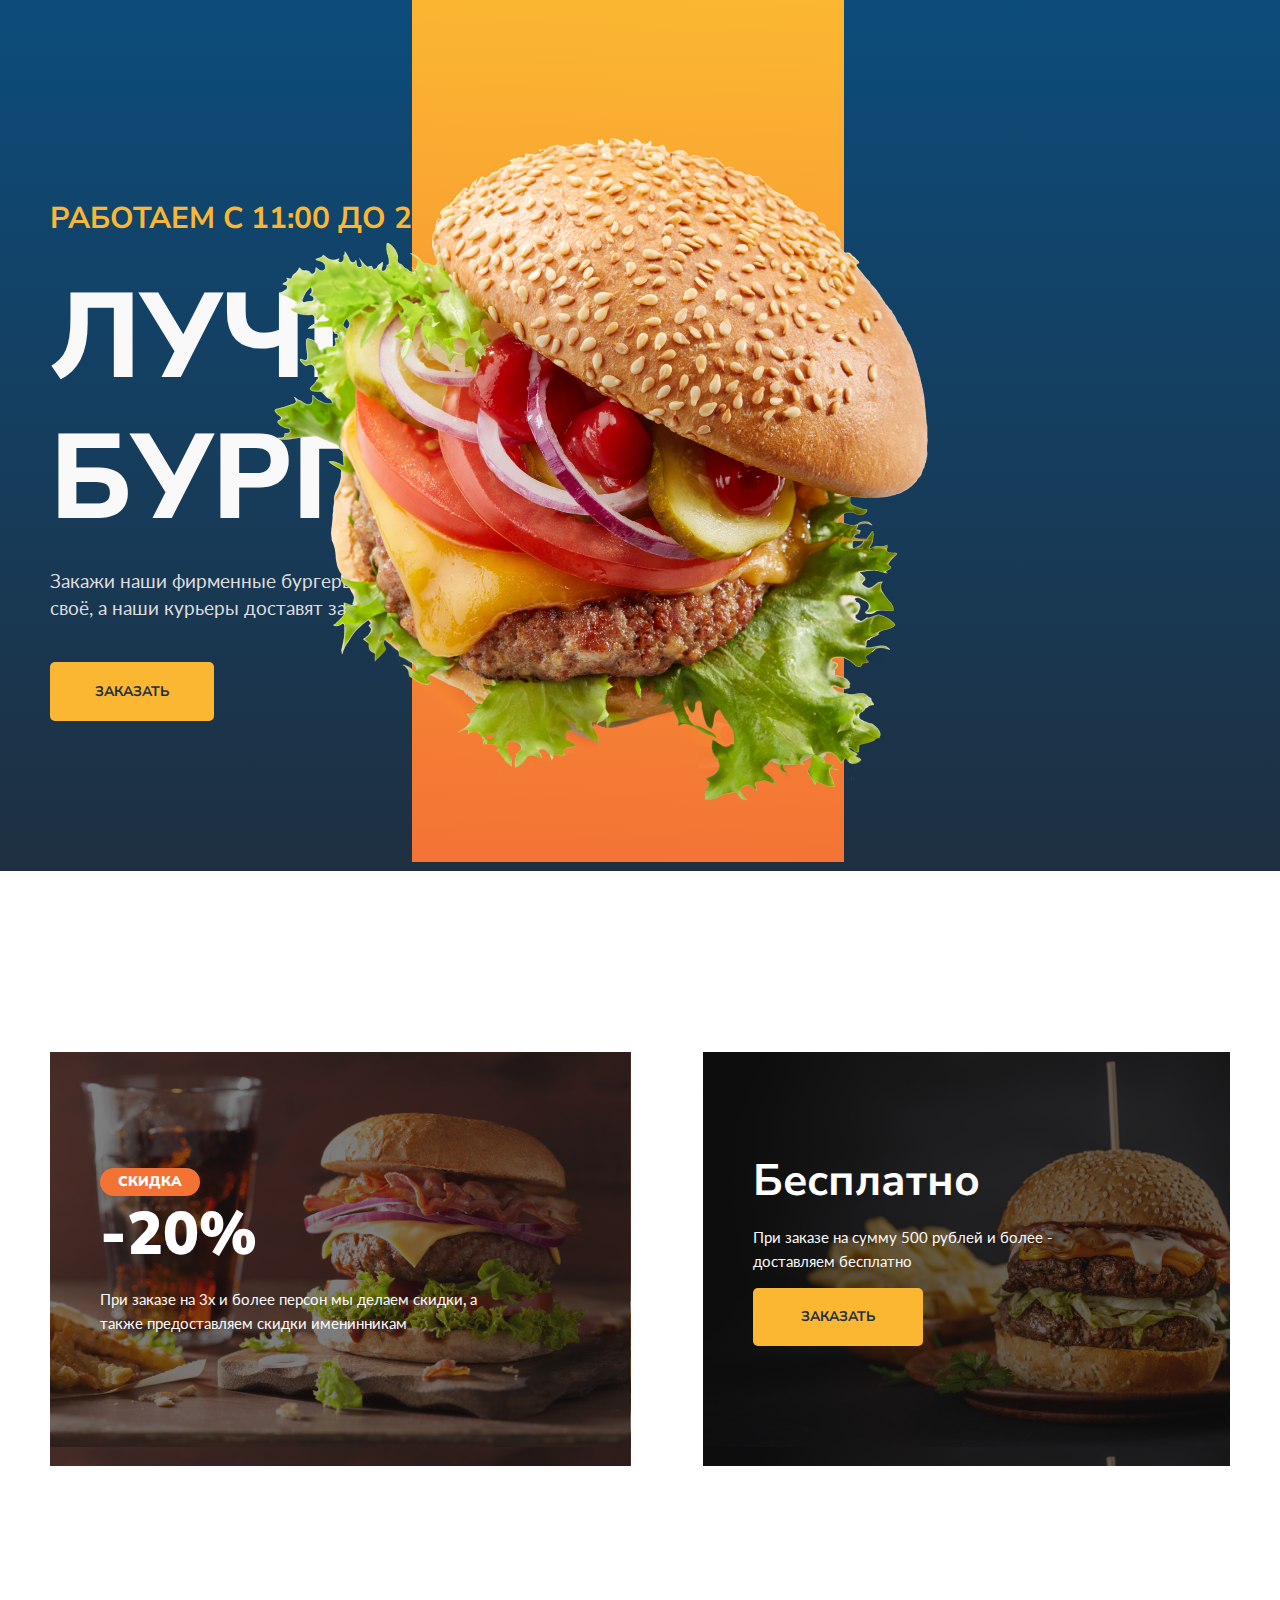
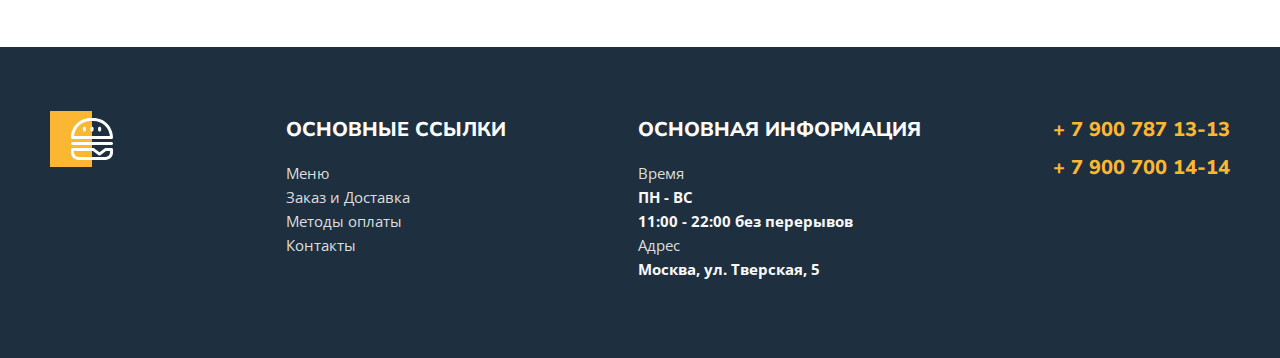
<file: index.html>
<!DOCTYPE html>
<html lang="zxx">
<head>
    <meta charset="UTF-8">
    <meta name="viewport" content="width=device-width, initial-scale=1.0">
    <title>Burgos</title>
    <link rel="preconnect" href="https://fonts.googleapis.com">
    <link rel="preconnect" href="https://fonts.gstatic.com" crossorigin>
    <link href="https://fonts.googleapis.com/css2?family=Lato:ital,wght@0,100;0,300;0,400;0,700;0,900;1,100;1,300;1,400;1,700;1,900&family=Nunito+Sans:ital,opsz,wght@0,6..12,200..1000;1,6..12,200..1000&family=Open+Sans:ital,wght@0,300..800;1,300..800&display=swap" rel="stylesheet">
    <link rel="stylesheet" href="style/normalize.css">
    <link rel="stylesheet" href="style/style.css">
</head>
<body>
    <header>
        <div class="header-banner">
            <div class="container">
                <div class="header">
                    <p class="time">работаем с 11:00 до 22:00</p>
                    <h1 class="title-main">Лучшие
                        бургеры</h1>
                    <p class="ad">Закажи наши фирменные бургеры или собери что-то своё, а наши курьеры доставят за 30 минут</p>
                    <a href="menu.html">заказать</a>
                </div>
                <div class="burger-bg">
                    <img src="img/fresh-tasty-burger-3G4ZH3J 3.png" alt="fresh-tasty-burger">
                    <div class="line-gradient">

                    </div>
                </div>
            </div>
        </div>
    </header>
    <section>
        <div class="container">
            <div class="banners">
                <div class="banner-1">
                    <button>скидка</button>
                    <h1>-20%</h1>
                    <p>При заказе на 3х и более персон мы делаем скидки, а также предоставляем скидки именинникам   </p>
                </div>
                <div class="banner-2">
                    <h1>Бесплатно</h1>
                    <p>При заказе на сумму 500 рублей и более - доставляем бесплатно</p>
                    <button>заказать</button>
                </div>
            </div>
        </div>
    </section>
    <div class="footer">
        <div class="container">
            <div class="footer1">
                <a href="index.html" class="footer-logo">
                    <img src="img/Icon.svg" alt="Icon">
                </a>
                <div class="info">
                    <ul class="basic">
                        <li class="basic-title">основные ссылки</li>
                        <li class="basic-item"><a href="#">Меню</a></li>
                        <li class="basic-item"><a href="#">Заказ и Доставка</a></li>
                        <li class="basic-item"><a href="#">Методы оплаты</a></li>
                        <li class="basic-item"><a href="#">Контакты</a></li>
                    </ul>
                    <ul class="info-basic">
                        <li class="basic-title">основная информация</li>
                        <li class="street-time">Время</li>
                        <li class="basic-bitem">ПН - ВС</li>
                        <li class="basic-bitem">11:00 - 22:00 без перерывов</li>
                        <li class="street-time">Адрес</li>
                        <li class="basic-bitem">Москва, ул. Тверская, 5</li>
                    </ul>
                    <div class="tel">
                        <a href="tel:+79007871313">+ 7 900 787 13-13</a>
                        <a href="tel:+79007001414">+ 7 900 700 14-14</a>
                    </div>
                </div>
            </div>
        </div>
    </div>
</body>
</html>
</file>
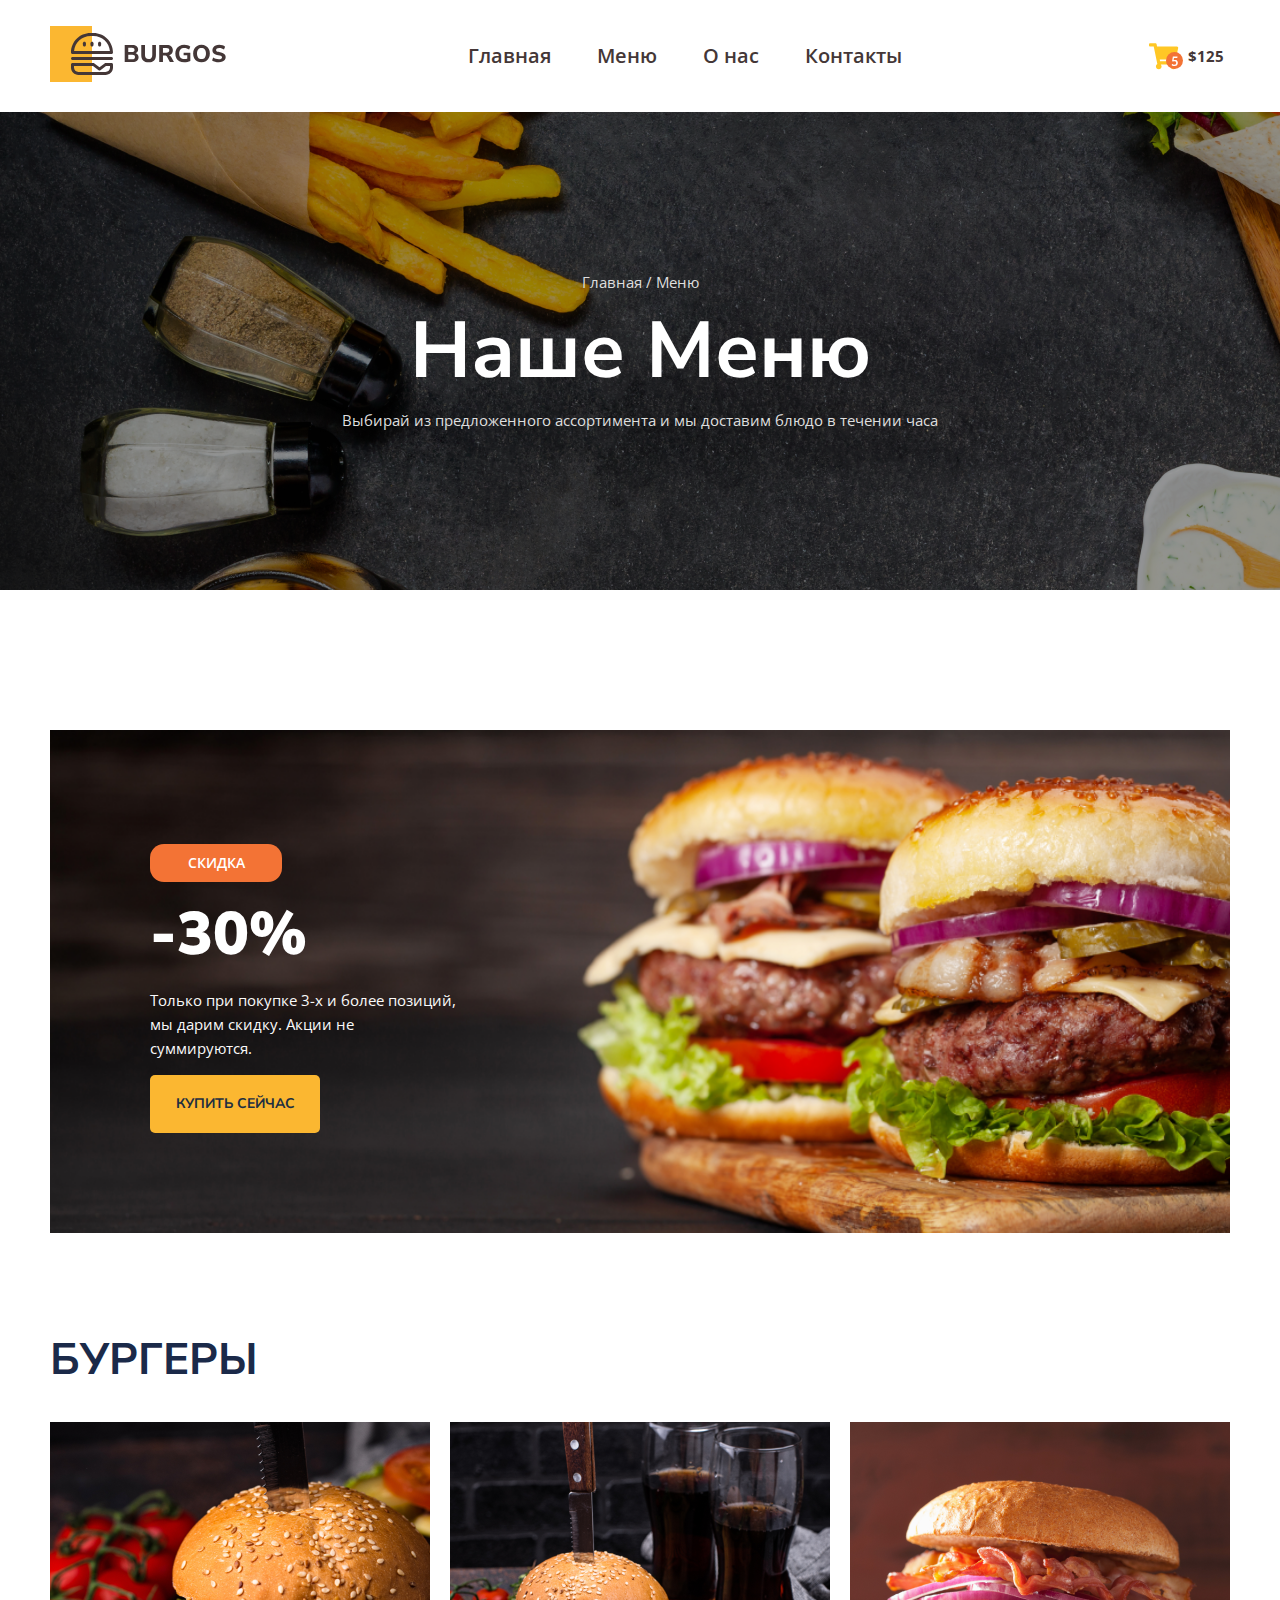
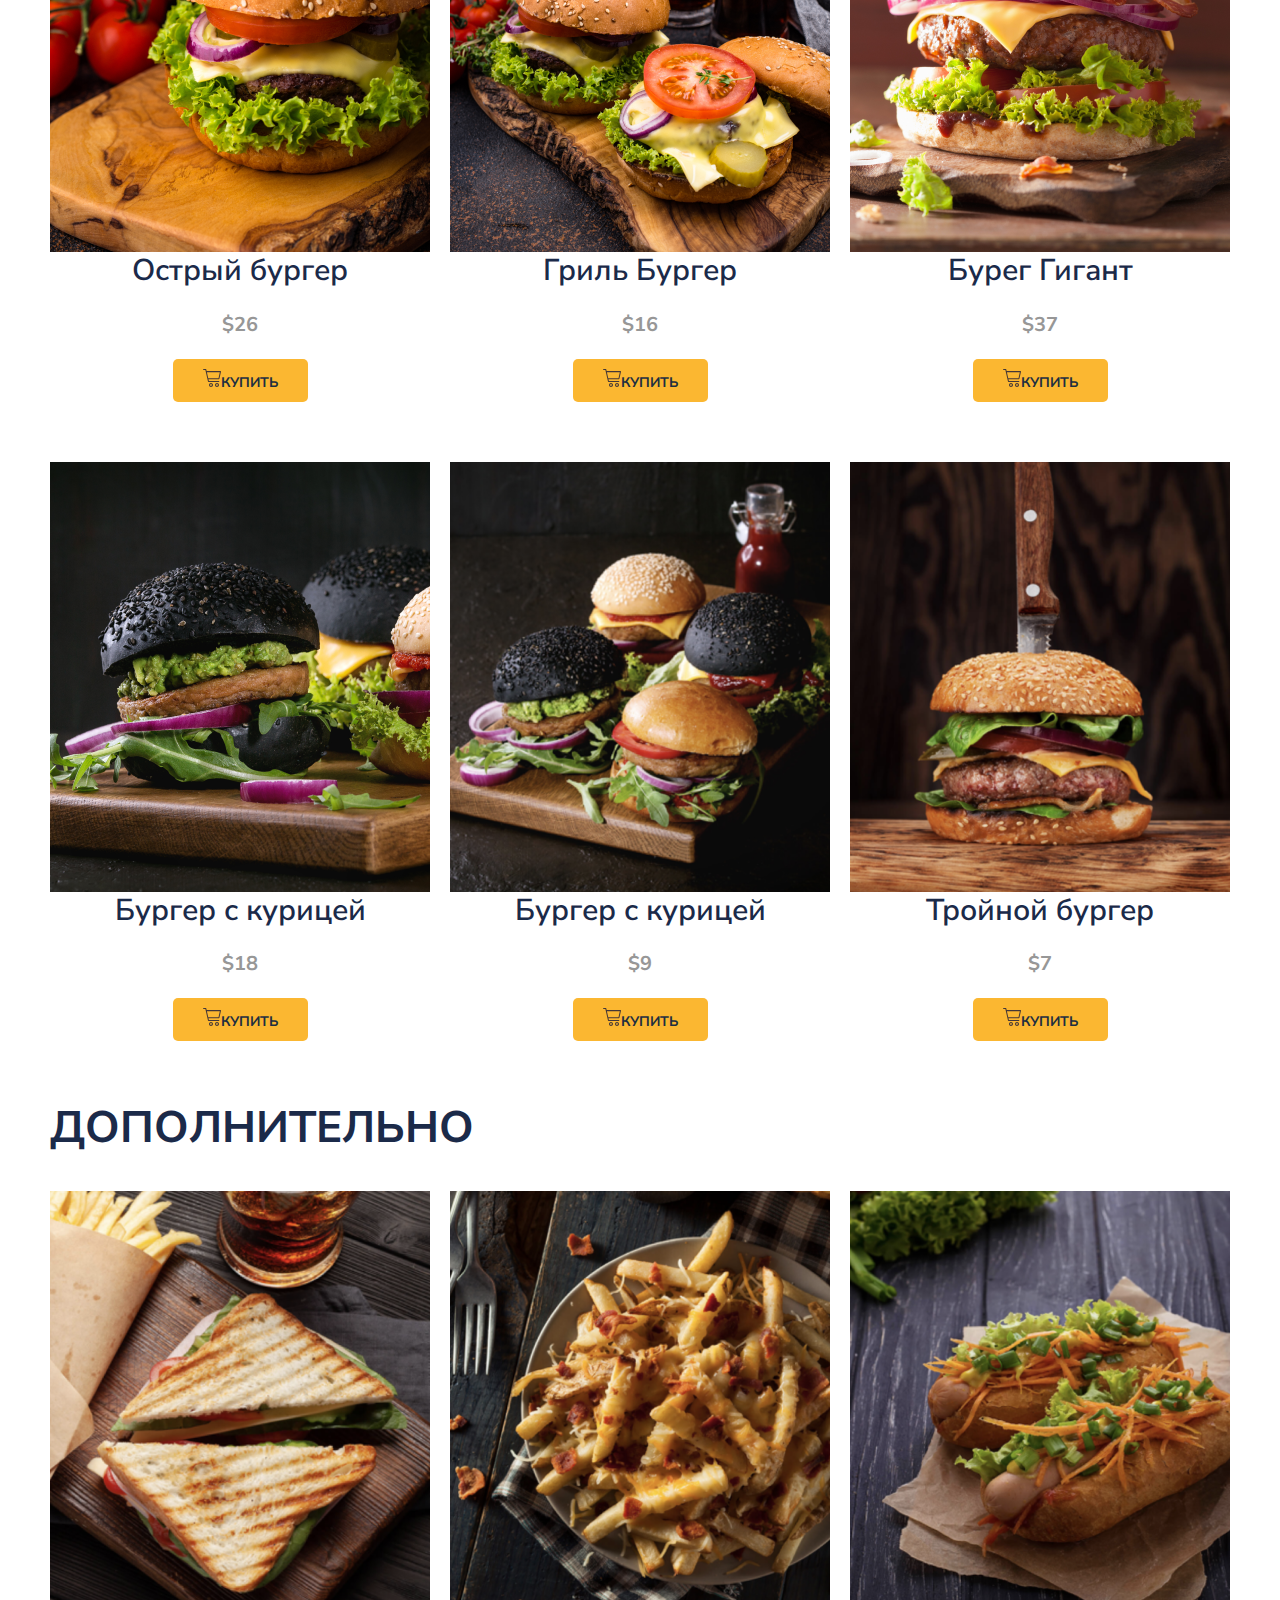
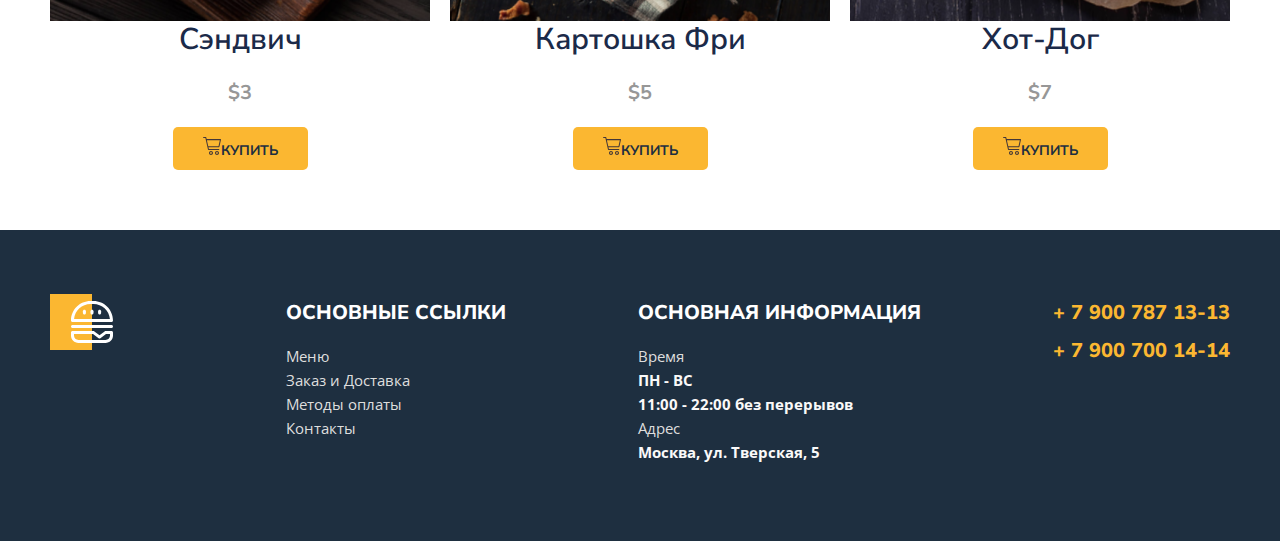
<file: menu.html>
<!DOCTYPE html>
<html lang="zxx">
<head>
    <meta charset="UTF-8">
    <meta name="viewport" content="width=device-width, initial-scale=1.0">
    <title>Burgos</title>
    <link rel="preconnect" href="https://fonts.googleapis.com">
    <link rel="preconnect" href="https://fonts.gstatic.com" crossorigin>
    <link href="https://fonts.googleapis.com/css2?family=Lato:ital,wght@0,100;0,300;0,400;0,700;0,900;1,100;1,300;1,400;1,700;1,900&family=Nunito+Sans:ital,opsz,wght@0,6..12,200..1000;1,6..12,200..1000&family=Open+Sans:ital,wght@0,300..800;1,300..800&display=swap" rel="stylesheet">
    <link rel="stylesheet" href="style/normalize.css">
    <link rel="stylesheet" href="style/style.css">
</head>
<body>
    <div class="header1">
        <div class="header-top">
            <div class="container">

                <div class="header-menu">
                <button class="burger-menu">
                    <img src="img/Menu.svg" alt="menu">
                </button>
                    <a href="index.html" class="logo">
                        <img src="img/Logo.svg" alt="logo">
                    </a>
                    <ul class="menu">
                        <li><a href="index.html">Главная</a></li>
                        <li><a href="#">Меню</a></li>
                        <li><a href="#">О нас</a></li>
                        <li><a href="#">Контакты</a></li>
                    </ul>
                    <button>
                        <img src="img/korzina.svg" alt="korzina">$125
                    </button>
                </div>
            </div>
        </div>
        
        <div class="header-bottom">
            <p><a href="index.html">Главная</a>
            /
            Меню
            </p>
            <h1>Наше Меню</h1>
            <p>Выбирай из предложенного ассортимента и мы доставим блюдо в течении часа</p>
            
        </div>
    </div>
    <div class="section">
        <div class="container">
            <div class="banner">
                <p class="marker">скидка</p>
                <h2>-30%</h2>
                <p class="text-banner">Только при покупке 3-х и более позиций,
                    мы дарим скидку. Акции не суммируются.</p>
                    <button>купить сейчас</button>
            </div>
        </div>
    </div>
    <div class="section">
        <div class="container">
            <div class="burgers">
                <h2 class="title">
                    Бургеры
                </h2>
                <div class="burgers-box">
                        <div class="burgers-item">
                        <img src="img/b1.png" alt="b1">
                        <h3>Острый бургер</h3>
                        <p>$26</p>
                        <button><img src="img/cart.svg" alt="">купить</button></div>
                        <div class="burgers-item">
                        <img src="img/b2.png" alt="b2">
                        <h3>Гриль Бургер</h3>
                        <p>$16</p>
                        <button><img src="img/cart.svg" alt="">купить</button></div>
                        <div class="burgers-item">
                        <img src="img/b3.png" alt="b3">
                        <h3>Бурег Гигант</h3>
                        <p>$37</p>
                        <button><img src="img/cart.svg" alt="">купить</button></div>
                        <div class="burgers-item">
                        <img src="img/b4.png" alt="b4">
                        <h3>Бургер с курицей</h3>
                        <p>$18</p>
                        <button><img src="img/cart.svg" alt="">купить</button></div>
                        <div class="burgers-item">
                        <img src="img/b5.png" alt="b5">
                        <h3>Бургер с курицей</h3>
                        <p>$9</p>
                        <button><img src="img/cart.svg" alt="">купить</button></div>
                        <div class="burgers-item">
                        <img src="img/b6.png" alt="b6">
                        <h3>Тройной бургер</h3>
                        <p>$7</p>
                        <button><img src="img/cart.svg" alt="">купить</button></div>
                </div>
            </div>
        </div>
    </div>
    <div class="section">
        <div class="container">
            <div class="burgers">
                <h2 class="title">
                    Дополнительно
                </h2>
                <div class="burgers-box">
                        <div class="burgers-item">
                        <img src="img/s.png" alt="sandvich">
                        <h3>Сэндвич</h3>
                        <p>$3</p>
                        <button><img src="img/cart.svg" alt="">купить</button></div>
                        <div class="burgers-item">
                        <img src="img/kf.png" alt="bulba free">
                        <h3>Картошка Фри</h3>
                        <p>$5</p>
                        <button><img src="img/cart.svg" alt="">купить</button></div>
                        <div class="burgers-item">
                        <img src="img/hd.png" alt="hod-cat">
                        <h3>Хот-Дог</h3>
                        <p>$7</p>
                        <button><img src="img/cart.svg" alt="">купить</button></div>
                </div>
            </div>
        </div>
    </div>
    <div class="footer">
        <div class="container">
            <div class="footer1">
                <a href="index.html" class="footer-logo">
                    <img src="img/Icon.svg" alt="Icon">
                </a>
                <div class="info">
                    <ul class="basic">
                        <li class="basic-title">основные ссылки</li>
                        <li class="basic-item"><a href="#">Меню</a></li>
                        <li class="basic-item"><a href="#">Заказ и Доставка</a></li>
                        <li class="basic-item"><a href="#">Методы оплаты</a></li>
                        <li class="basic-item"><a href="#">Контакты</a></li>
                    </ul>
                    <ul class="info-basic">
                        <li class="basic-title">основная информация</li>
                        <li class="street-time">Время</li>
                        <li class="basic-bitem">ПН - ВС</li>
                        <li class="basic-bitem">11:00 - 22:00 без перерывов</li>
                        <li class="street-time">Адрес</li>
                        <li class="basic-bitem">Москва, ул. Тверская, 5</li>
                    </ul>
                    <div class="tel">
                        <a href="tel:+79007871313">+ 7 900 787 13-13</a>
                        <a href="tel:+79007001414">+ 7 900 700 14-14</a>
                    </div>
                </div>
            </div>
        </div>
    </div>
    <div class="modal">
        <button class="close">
            <img src="img/close.svg" alt="close">
        </button>
        <ul class="menu-modal">
            <li><a href="">Главная</a></li>
            <li><a href="" class="active">Меню</a></li>
            <li><a href="">О нас</a></li>
            <li><a href="">Контакты</a></li>
        </ul>
    </div>
</body>
</html>
</file>
<file: style/style.css>
body{
    margin:0;
    padding:0;  
    overflow-x: hidden;
}
h1,h2,h3{
    padding:0;
    margin:0;
}
ul,ol{
    padding:0;
    margin:0;
    list-style:none;
}
a{
    text-decoration:none;
    color: black;
}
button{
    background:white;
    border: none;
    cursor: pointer;
}
.container{
    max-width: 1180px;
    margin: 0 auto;
}
/* -------------- header ----------------------- */
.header-menu{
    padding-top: 26px;
    padding-bottom: 26px;
    display: flex;
    justify-content: space-between;
    align-items: center;
}
.menu{
    display: flex;
}
.menu>li{
    margin-right: 46px;
}
.menu>li:last-child{
    margin-right: 0;
}
.menu>li>a{
    font-family: "Open Sans", sans-serif;
    font-weight: 600;
    font-size: 20px;
    line-height: 120%;
    color: #443737;
}
.menu>li>a:hover::after{
    position: absolute;
    content: '';
    width: 100%;
    height: 3px;
    border-bottom: 3px solid #ffc725;
    border-radius: 1px;
    bottom: 0;
    left: 0;

}
.header-menu>button{
    display: flex;
    align-items: center;
    font-family: "Open Sans", sans-serif;
    font-weight: 700;
    font-size: 15px;
    color: #443737;
}
.header-menu>button>img{
    margin-right: 5px;
}
.header-bottom{
    background-image: url('../img/banner.png');
    background-repeat: no-repeat;
    background-size: cover;
    height: 478px;
    align-self: center;
    display: flex;
    flex-direction: column;
    align-items: center;
    justify-content: center;
}

.header-bottom>p>a{
    color: #dedede;
}
.header-bottom>p{
    font-family: "Open Sans", sans-serif;
    font-weight: 400;
    font-size: 15px;
    text-align: center;
    color: #dedede;

}
.header-bottom>h1{
    color: #dedede; 
    text-align: center;
    font-family: "Nunito Sans", sans-serif;
    font-weight: 700;
    font-size: 79px;
    color: #fff;
}

/* -------------- menu ----------------------- */
.banner{
    background-image: url('../img/homemade-tasty-beef-burger-4BM65XU\ \(1\).png');
    background-repeat: no-repeat;
    background-size: cover;
    padding: 100px 0px 100px 100px;
    margin-top: 140px;
    margin-bottom: 100px;
}
.marker{
    font-family: "Open Sans", sans-serif;
    font-weight: 600;
    font-size: 14px;
    line-height: 129%;
    text-transform: uppercase;
    color: #fff;
    background-color: #F37335;
    display: inline-block;
    padding: 5px 18.5px 5px;
    border-radius: 14px;
    width: 95px;
    height: 28px;
    display: flex;flex-direction: column;
    align-items: center;
    justify-content: center;
}
.banner>h2{
    font-family: "Nunito Sans", sans-serif;
    font-weight: 900;
    font-size: 60px;
    line-height: 127%;
    text-transform: uppercase;
    color: #fff;
}
.text-banner{
    font-family: "Open Sans", sans-serif;
    font-weight: 400;
    font-size: 15px;
    line-height: 160%;
    color: #faf9f9;
    max-width: 308px;
}

.banner>button{
    font-family: "Nunito Sans", sans-serif;
    font-weight: 700;
    font-size: 14px;
    line-height: 129%;
    text-transform: uppercase;
    text-align: center;
    color: #1e2f40; 
    background: #fbb731;
    border-radius: 5px;
    width: 170px;
    height: 58px;
}

/* -------------- burger box ----------------------- */

.title{
    font-family: "Nunito Sans", sans-serif;
    font-weight: 700;
    font-size: 44px;
    line-height: 127%;
    text-transform: uppercase;
    color: #1b2a49;
    margin-bottom: 34px;
}
.burgers-box{
    display: flex;
    flex-wrap: wrap;
    justify-content: space-between;
}
.burgers-item{
    display: flex;
    flex-direction: column;
    justify-content: center;
    align-items: center;

}
.burgers-item>h3{
    font-family: "Nunito Sans", sans-serif;
    font-weight: 600;
    font-size: 30px;
    line-height: 127%;
    text-align: center;
    color: #1b2a49;
}
.burgers-item>p{
    font-family: "Nunito Sans", sans-serif;
    font-weight: 700;
    font-size: 20px;
    line-height: 140%;
    text-align: center;
    color: #979797;
}

.burgers-item>button{
    font-family: "Nunito Sans", sans-serif;
    font-weight: 700;
    font-size: 14px;
    line-height: 129%;
    text-transform: uppercase;
    text-align: center;
    color: #1e2f40;
    background: #fbb731;
    border-radius: 5px;
    padding: 10px 30px 10px 30px;
    margin-bottom:60px ;
    
}

/* -------------- footer ----------------------- */

.footer{
    background: #1e2f40;
    padding-top: 5%;
    padding-bottom: 6%;
}

.footer1{    
    display: flex;
    justify-content: space-between;
}

.basic-item>a{
    font-family: "Open Sans", sans-serif;
    font-weight: 400;
    font-size: 15px;
    line-height: 160%;
    color: #dedede;
    margin-bottom: 9px;
    }
    
.basic-title{
    font-family: "Nunito Sans", sans-serif;
    font-weight: 800;
    font-size: 20px;
    line-height: 190%;
    text-transform: uppercase;
    color: #fff;
    margin-bottom: 12px;
}

.info{
    display: flex;
    justify-content: space-between;
    width: 80%;
}

.basic-item:last-child{
    margin-bottom: 0;
}

.street-time{
    font-family: "Open Sans", sans-serif;
    font-weight: 400;
    font-size: 15px;
    line-height: 160%;
    color: #dedede;
}
.basic-bitem{
    font-family: "Open Sans", sans-serif;
    font-weight: 700;
    font-size: 15px;
    line-height: 160%;
    color: #faf9f9;
}
.tel>a{
    font-family: "Nunito Sans", sans-serif;
    font-weight: 800;
    font-size: 20px;
    line-height: 190%;
    text-transform: uppercase;
    color: #fbb731;
    display: flex;
   
}
.burger-menu{
    display: none !important;
}
.modal{
    display: none;
}
.header-banner{
        background: linear-gradient(180deg, #0c4c7b 0%, #1e2f40 100%);
        padding: 170px 0;
}
.time{
    font-family: "Nunito Sans", sans-serif;
    font-weight: 700;
    font-size: 30px;
    line-height: 127%;
    text-transform: uppercase;
    color: #fbb731;
}
.title-main{
    font-family: "Nunito Sans", sans-serif;
    font-weight: 800;
    font-size: 120px;
    line-height: 117%;
    text-transform: uppercase;
    color: #faf9f9;
}
.ad{
    font-family: "Lato", sans-serif;
    font-weight: 400;
    font-size: 19px;
    line-height: 140%;
    color: #dedede;
    max-width: 521px;
    padding-bottom: 42px;
}
.header>a{
    font-family: "Nunito Sans", sans-serif;
    font-weight: 700;
    font-size: 14px;
    line-height: 129%;
    text-transform: uppercase;
    text-align: center;
    color: #1e2f40;
    background: #fbb731;
    padding: 20px 45px;
    border-radius: 5px;
    
}
.header{
    max-width: 580px;
    position: relative;
}
.burger-bg{
    position:absolute;
    top: 0;
    right: 0;
}
.burger-bg>img{
    width: 829px;
    height: 861px;
    position: absolute;
    z-index: 2;
    top: 0;
    right: 262px;
}
.line-gradient{
    width: 432px;
    height: 862px;
    background: linear-gradient(2deg, #f37335 0%, #fbb731 100%, #fdc830 100%);
    position: absolute;
    top: 0;
    z-index: 1;
    right: 436px;
}
.banners{
    display: flex;
    justify-content: space-between;
    margin: 181px 0;
}
.banner-1{
    background-image: url(../img/banner1.png);
    padding:116px 139px 116px 50px;
}
.banner-2{
    background-image: url(../img/banner2.png);
    padding:102px 177px 102px 50px;
}
.banner-1>p{
    max-width: 392px;
    font-family: "Lato", sans-serif;
    font-weight: 400;
    font-size: 15px;
    line-height: 160%;
    color: #faf9f9;
}
.banner-1>h1{
    font-family: "Nunito Sans", sans-serif;
    font-weight: 900;
    font-size: 60px;
    line-height: 127%;
    text-transform: uppercase;
    color: #fff;
}
.banner-1>button{
    font-family: "Nunito Sans", sans-serif;
    font-weight: 900;
    font-size: 14px;
    line-height: 129%;
    text-transform: uppercase;
    text-align: center;
    color: #fff;
    background: #f37335;
    border-radius: 14px;
    padding: 5px 18px;
}
.banner-2>h1{
    font-family: "Nunito Sans", sans-serif;
    font-weight: 700;
    font-size: 44px;
    line-height: 127%;
    color: #fff;
}
.banner-2>p{
    font-family: "Lato", sans-serif;
    font-weight: 400;
    font-size: 15px;
    line-height: 160%;
    color: #faf9f9;
    max-width:300px ;
}
.banner-2>button{
    font-family: "Nunito Sans", sans-serif;
    font-weight: 700;
    font-size: 14px;
    line-height: 129%;
    text-transform: uppercase;
    text-align: center;
    color: #1e2f40;
    background: #fbb731;
    border-radius: 5px;
    padding: 10px 20px;
    width: 170px;
    height: 58px;
}


/*adaptive*/


@media (max-width:768px){
    .container{
        padding: 0 15px;
    }
    .menu>li{
        margin-right: 22px;
    }
    .header-bottom{
        background-position: center;
        
    }
    .banner{
        background-position-x: -74px;
        padding-left: 40px;
        margin-top: 72px;
        margin-bottom: 80px;
    }
    .burgers-item>img{
        width: 359px;
    }
    .basic{
        margin-right: 0px;
        margin-left: 0px;
    }
    .info-basic{
        margin-right: 0px;

    }
    .tel{
        margin-left: 77px;
        display: flex;
        flex-direction: column;
        
    }
    .info{
        display: flex;
        flex-wrap: wrap;
        justify-content: center;
        justify-content: flex-start;
        justify-content: space-between;
    }
    .title-main{
        font-size: 86px
    }
    .time{
        font-size: 22px;
    }
    .ad{
        font-size: 14px;
        max-width: 385px;
    }
    .burger-bg>img{
        width: 496px;
        height: 516px;
        right: -122px;
        top: 311px;
    }
    .line-gradient{
        right: 15px;
        width: 198px;
        height: 741px;
    }
    .header{
        margin-left: 34px;
    }
    .banner-1>button{
        font-size: 14px;
    }
    .banner-1>p{
        font-size: 15px;
    }
    .banner-1{
        padding: 44px 52px 44px 30px;
        width: 280px;
        height: 211px;
        background-position-x: -112px;
        background-position-y: -34px;
    }


    .banner-2>button{
        font-size: 14px;
        line-height: 129%;
    }
    .banner-2>p{
        width: 301px;
    }
    .banner-2{
        padding: 60px 30px;
        width: 302px;
        height: 179px ;
    }
    .body{
        width: 768px;
    }
    
}

@media(max-width:320px ){
      
        .logo>img{
            width: 116px;
        }
        .menu{
            display: none;
        }
        .burgers-item>img{
            width: 139px;
        }
        .burgers-item>h3{
            font-size: 13px;
            margin-top: 7px;
        }
        .burgers-item>p{
            margin-bottom: 7px;
        }
        .burgers-item>button{
            padding-left: 20px;
            padding-right: 20px;
        }
        .tel{
            margin-left: 0;
            margin-top: 0;
        }
        .basic{
            margin-right: 0;
            margin-left: -64px;
            margin-top: 29px;
        }
        .header-bottom>p{
            font-size: 12px;
        }
        .header-bottom>h1{
            font-size: 38px;
        }
        .header-bottom{
            background-image: url(../img/Group\ 3.png);
            max-height: 253px;
        }

        .header-banner{
            overflow:hidden;
        }
       
        .banner{
            background-image: url(../img/yui.png);
            margin-top: 33px;
            margin-bottom: 50px;
            padding-top: 34px;
            padding-bottom: 34px;
            background-position-x: unset;
        }
        .text-banner{
            max-width: 247px;
        }
        .marker{
            margin-bottom: 3px;
        }
        .banner>button{
            padding-left: 11px;
            padding-right: 11px;

        }
        .title{
            font-size: 27px;
            margin-bottom: 24px;
        }
        .tel{
            order: -1;
            margin-left: 51px;
        }
        .info-basic{
            margin-top: 33px;
            margin-left: -64px;
        }
        .footer1{
                padding: 61px 0;
        }
        .burger-menu{
            display: block !important;
        }
        .modal{
            display: none;
            position: absolute;
            top: 20px;
            background: #fff8dc;
            padding: 40px 0;
            width: 100%;
        }
        .close{
            background: transparent;
            position: absolute;
            right: 20px;
            top: 20px;
        }
        .menu-modal{
            display: flex;
            flex-direction: column;
            align-items: center;
        }        
        .menu-modal>li{
            font-family: "Open Sans", sans-serif;
            font-weight: 600;
            font-size: 20px;
            line-height: 120%;
            color: #443737;
            margin-bottom: 23px;
        }
        .menu-modal>li:last-child{
            margin-bottom: 0
        }
        .active{
            border-bottom: 3px solid #FFC725;
            border-radius: 1px;
        }
        .burger-bg>img{
            width: 829px;
            height: 861px;
        }
        
        .time{
            font-family: "Nunito Sans", sans-serif;
            font-weight: 700;
            font-size: 14px;
            line-height: 195%;
            text-transform: uppercase;
            color: #fbb731;
        }
        .title-main{
            font-family: "Nunito Sans", sans-serif;
            font-weight: 800;
            font-size: 58px;
            line-height: 120%;
            text-transform: uppercase;
            color: #faf9f9;
        }
        .ad{
            font-family: "Lato", sans-serif;
            font-weight: 400;
            font-size: 13px;
            line-height: 140%;
            color: #dedede;
        }
        .burger-bg>img{
            width: 298px;
            height: 297px;
            top: 375px;
            right: -101px;
        }
        .line-gradient{
            display: none;
        }
        .header{
            margin-left: 15px;
            margin-top:42px ;
        }
        .banner-1{
            width: 247px;
            height: 172px;
            padding:40px 58px 58px 15px;
            margin-bottom: 22px;
            background-position-x: -77px;
            background-position-y: -44px;
            margin-top:  92px;
        }
        .banner-1>button{
            width: 105px;
            height: 25px;
        }
        .banner-1>p{
            font-family: "Lato", sans-serif;
            font-weight: 400;
            font-size: 13px;
            line-height: 150%;
            color: #faf9f9;
            max-width:247px ;
        }
        .banners{
            display: flex;
            flex-direction: column;
        }
        .banner-2>h1{
            font-family: "Nunito Sans", sans-serif;
            font-weight: 700;
            font-size: 39px;
            line-height: 144%;
            color: #fff;
            max-width: 206px;
        }
        .banner-2>p{
            font-family: "Lato", sans-serif;
            font-weight: 400;
            font-size: 15px;
            line-height: 150%;
            color: #faf9f9;
            max-width: 266px;
        }
        .banner-2>button{
            width: 133px;
            height: 53px;
        }
        .banner-2{
            width: 269px;
            height: 190px;
            background-position-x: -117px;
            background-position-y: -44px;
            margin-bottom:61px ;
            padding:35px 38px 44px 12px;
        }
        .banners{
            margin: 0;
            margin-left: -15px;
        }
        .header-banner{
            padding-top: 42px ;
        }
}
</file>
